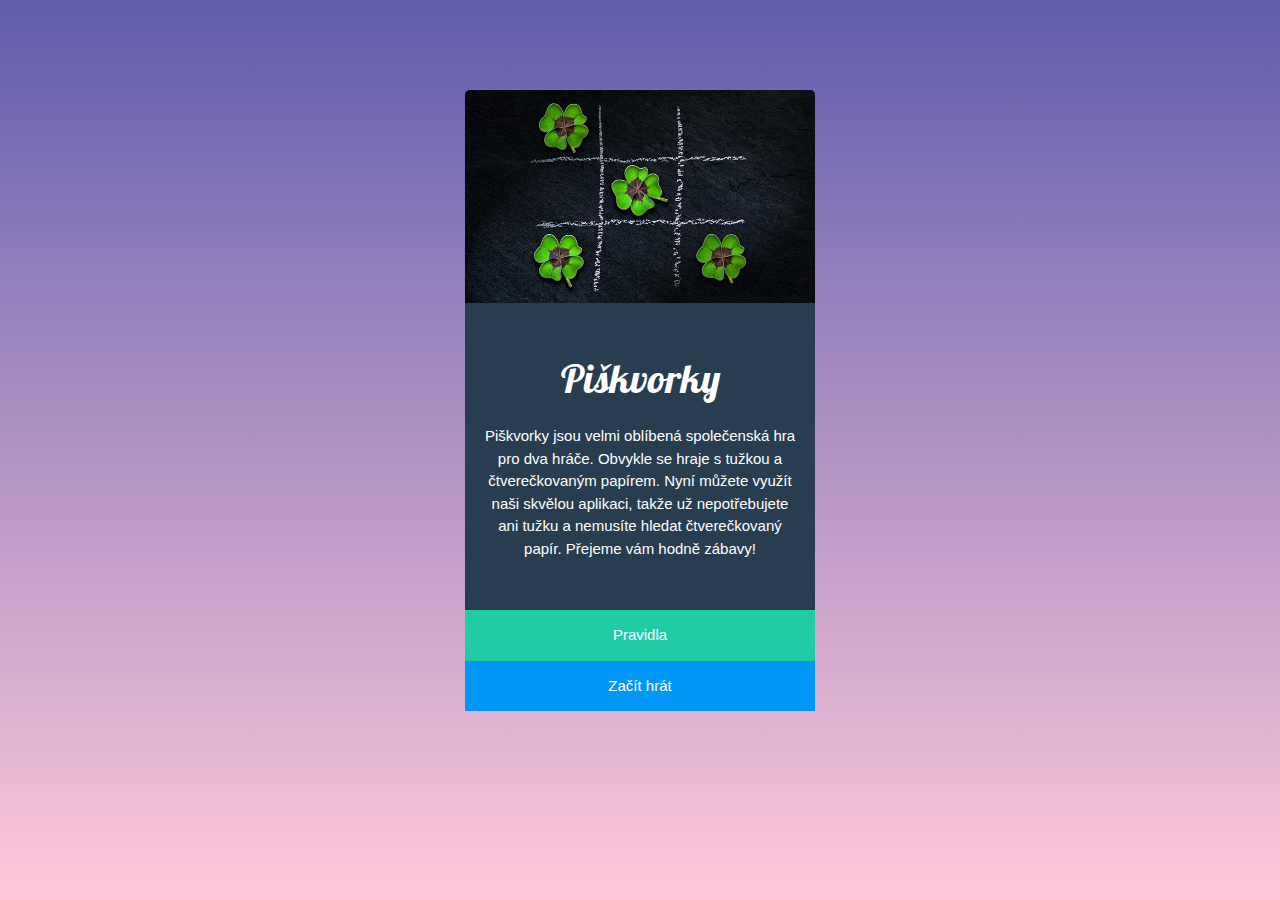
<file: index.html>
<!DOCTYPE html>
<html lang="cz">

<head>
    <meta charset="UTF-8" />
    <meta http-equiv="X-UA-Compatible" content="IE=edge" />
    <meta name="viewport" content="width=device-width, initial-scale=1.0" />
    <link rel="stylesheet" href="style.css" />
    <script src="index.js" type="module"></script>
    <link href="https://fonts.googleapis.com/css2?family=Lobster&display=swap" rel="stylesheet" />
    <title>Piškvorky</title>
</head>

<body>
    <div id="homepage" class="header text">
        <img src="img/uvodni.jpeg" alt="ctyrlistky" />
        <div class="homepage">
            <h1>Piškvorky</h1>
            <p>
                Piškvorky jsou velmi oblíbená společenská hra pro dva hráče. Obvykle
                se hraje s tužkou a čtverečkovaným papírem. Nyní můžete využít naši
                skvělou aplikaci, takže už nepotřebujete ani tužku a nemusíte hledat
                čtverečkovaný papír. Přejeme vám hodně zábavy!
            </p>
        </div>

        <a class="button rules" href="pravidla.html">Pravidla</a>
        <a class="button start" href="hra.html">Začít hrát</a>
    </div>

</body>

</html>
</file>
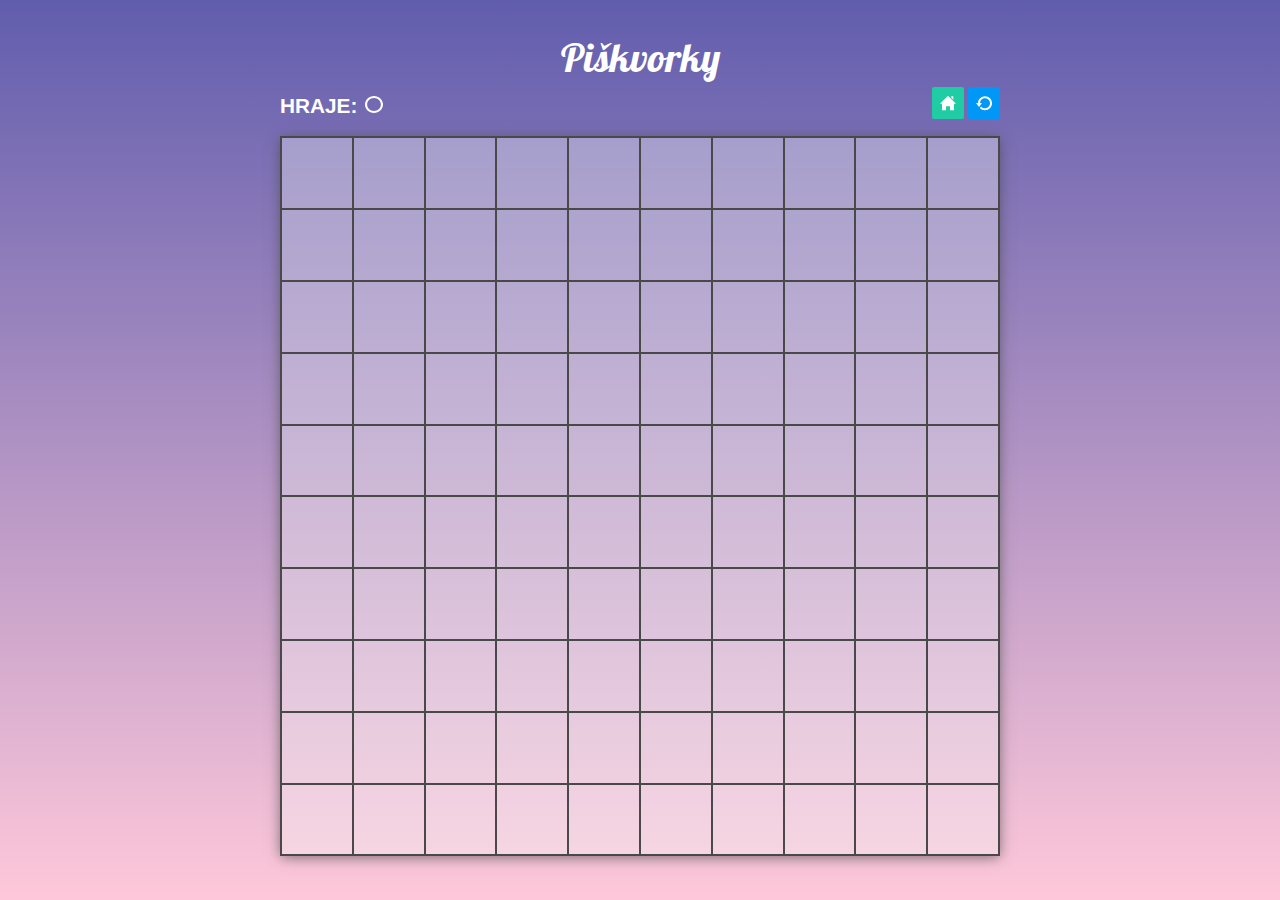
<file: hra.html>
<!DOCTYPE html>
<html lang="cs">

<head>
    <meta charset="UTF-8" />
    <meta http-equiv="X-UA-Compatible" content="IE=edge" />
    <meta name="viewport" content="width=device-width, initial-scale=1.0" />
    <link rel="stylesheet" href="style.css" />
    <script src="index.js" type="module"></script>
    <title>Hra</title>
        <link rel="stylesheet" href="style.css" />
        <link href="https://fonts.googleapis.com/css2?family=Lobster&display=swap" rel="stylesheet" />
</head>

<body>
    <div class="game">
      <h1>Piškvorky</h1>
      <div class="game-menu">
        <div class="game-menu__player">
          <span>HRAJE:</span
          ><img
            class="text-icon player-icon"
            src="img/circle.svg"
            alt="kolečko"
          />
        </div>
        <div class="game-menu__controls">
          <a href="index.html"
            ><img
              class="game-menu__button game-menu__button--home"
              src="img/home.svg"
              alt="ikonka domu"
          /></a>
          <a href="hra.html"
            ><img
              class="game-menu__button game-menu__button--restart"
              src="img/restart.svg"
              alt="ikonka restart"
          /></a>
        </div>
      </div>
        <div class="game__field">
            <button></button><button></button><button></button><button></button>
            <button></button><button></button><button></button><button></button>
            <button></button><button></button><button></button><button></button>
            <button></button><button></button><button></button><button></button>
            <button></button><button></button><button></button><button></button>
            <button></button><button></button><button></button><button></button>
            <button></button><button></button><button></button><button></button>
            <button></button><button></button><button></button><button></button>
            <button></button><button></button><button></button><button></button>
            <button></button><button></button><button></button><button></button>
            <button></button><button></button><button></button><button></button>
            <button></button><button></button><button></button><button></button>
            <button></button><button></button><button></button><button></button>
            <button></button><button></button><button></button><button></button>
            <button></button><button></button><button></button><button></button>
            <button></button><button></button><button></button><button></button>
            <button></button><button></button><button></button><button></button>
            <button></button><button></button><button></button><button></button>
            <button></button><button></button><button></button><button></button>
            <button></button><button></button><button></button><button></button>
            <button></button><button></button><button></button><button></button>
            <button></button><button></button><button></button><button></button>
            <button></button><button></button><button></button><button></button>
            <button></button><button></button><button></button><button></button>
            <button></button><button></button><button></button><button></button>
        </div>
    </div>
</body>

</html>
</file>
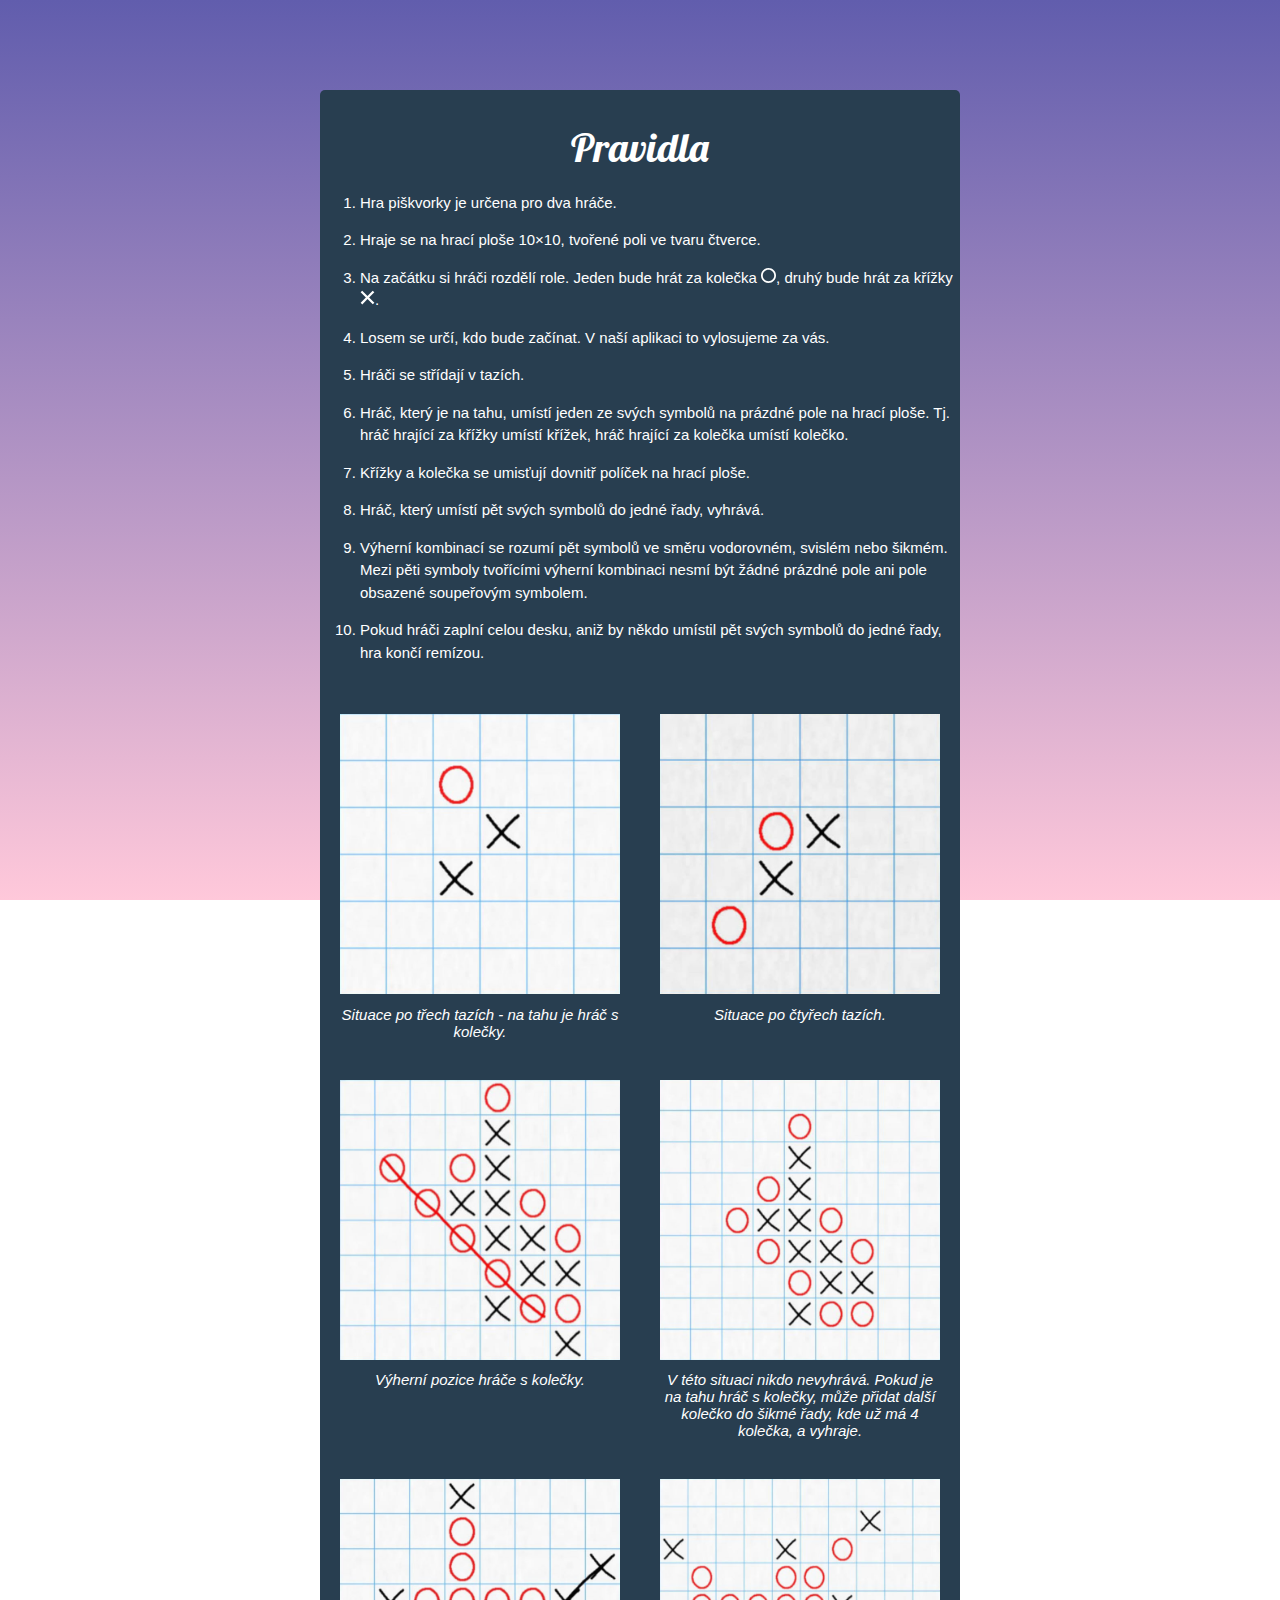
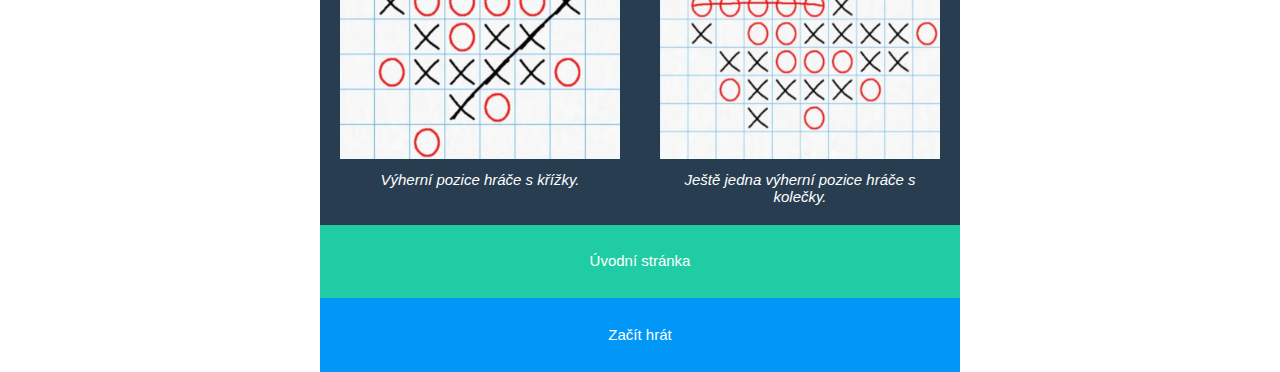
<file: pravidla.html>
<!DOCTYPE html>
<html lang="cz">

<head>
    <meta charset="UTF-8">
    <meta http-equiv="X-UA-Compatible" content="IE=edge">
    <meta name="viewport" content="width=device-width, initial-scale=1.0">
    <link rel="stylesheet" href="style.css">
    <script src="index.js" type="module"></script>
    <link href="https://fonts.googleapis.com/css2?family=Lobster&display=swap" rel="stylesheet" />
    <title>Pravidla</title>
</head>

<body>
    <div class="instruction text">
        <h1>Pravidla</h1>

        <ol>
            <li>Hra piškvorky je určena pro dva hráče.</li>
            <li>Hraje se na hrací ploše 10×10, tvořené poli ve tvaru čtverce.</li>
            <li>Na začátku si hráči rozdělí role. Jeden bude hrát za kolečka <img src="img/circle.svg" alt="kolecko">,
                druhý bude hrát za křížky <img src="img/cross.svg" alt="krizek">.</li>
            <li>Losem se určí, kdo bude začínat. V naší aplikaci to vylosujeme za vás.</li>
            <li>Hráči se střídají v tazích.</li>
            <li>Hráč, který je na tahu, umístí jeden ze svých symbolů na prázdné pole na hrací ploše. Tj. hráč
                hrající
                za křížky umístí křížek, hráč hrající za kolečka umístí kolečko.</li>
            <li>Křížky a kolečka se umisťují dovnitř políček na hrací ploše.</li>
            <li>Hráč, který umístí pět svých symbolů do jedné řady, vyhrává.</li>
            <li>Výherní kombinací se rozumí pět symbolů ve směru vodorovném, svislém nebo šikmém. Mezi pěti symboly
                tvořícími výherní
                kombinaci nesmí být žádné prázdné pole ani pole obsazené soupeřovým symbolem.
            </li>
            <li> Pokud hráči zaplní celou desku, aniž by někdo umístil pět svých symbolů do jedné řady, hra končí
                remízou.
            </li>
        </ol>

        <div class="exercise">
            <figure>
                <img src="img/instructions-01.jpeg" alt="instruction01">
                <figcaption>
                    Situace po třech tazích - na tahu je hráč s kolečky.
                </figcaption>
            </figure>
            <figure>
                <img src="img/instructions-02.jpeg" alt="instruction02">
                <figcaption>
                    Situace po čtyřech tazích.
                </figcaption>
            </figure>
            <figure>
                <img src="img/instructions-03.jpeg" alt="instruction03">
                <figcaption>
                    Výherní pozice hráče s kolečky.
                </figcaption>
            </figure>
            <figure>
                <img src="img/instructions-04.jpeg" alt="instruction04">
                <figcaption>
                    V této situaci nikdo nevyhrává. Pokud je na tahu hráč s kolečky, může přidat další kolečko
                    do šikmé
                    řady,
                    kde už má 4 kolečka, a vyhraje.
                </figcaption>
            </figure>
            <figure>
                <img src="img/instructions-05.jpeg" alt="instruction05">
                <figcaption>
                    Výherní pozice hráče s křížky.
                </figcaption>
            </figure>
            <figure>
                <img src="img/instructions-06.jpeg" alt="instruction06">
                <figcaption>
                    Ještě jedna výherní pozice hráče s kolečky.
                </figcaption>
            </figure>
        </div>
        <a class="button home" href="index.html">Úvodní stránka</a>
        <a class="button start" href="hra.html">Začít hrát</a>
    </div>


</body>

</html>
</file>
<file: style.css>
*,
::before,
::after {
  box-sizing: border-box;
}

body {
  text-align: center;
  background: linear-gradient(#615dad, #ffc8da);
  background-repeat: no-repeat;
  height: 100%;
  background-attachment: fixed;
  font-family: sans-serif;
  font-size: 15px;
  line-height: 1.5;
}

h1 {
  font-family: 'Lobster', sans-serif;
  font-size: 40px;
  font-weight: normal;
  margin-bottom: 0;
}

#homepage img {
  border-radius: 5px 5px 0 0;
  width: 100%;
}



.header,
.instruction {
  display: flex;
  flex-direction: column;
  position: absolute;
  min-width: 330px;
  left: 50%;
  top: 10%;
  transform: translate(-50%);
  color: #ffffff;
  background-color: #283e50;
  border-radius: 5px 5px 0 0;
}

.homepage {
  margin: 5% 0;
}

p {
  padding: 5% 5%;
  margin-top: 0;
}

.button {
  text-decoration: none;
  width: 100%;
  padding: 4%;
  color: #ffffff;
}

.rules,
.home {
  background-color: #1fcca4;
}

.rules:hover, 
.home:hover {
  background-color: #1cbb96;
}

.start {
  background-color: #0197f6;
}

.start:hover {
  background-color: #0090e9;
}

li {
 padding-bottom: 15px;
 text-align: left;
}

li img {
  filter: invert(100%);
  height: 1em;
  width: 1em;
}

figure {
  margin-bottom: 30px;
}

figcaption {
  font-style: italic;
  line-height: normal;
  padding-top: 5px;
}

.exercise img {
  width: 100%;
}

.text-icon {
  height: 1em;
  filter: invert(1);
}

.game {
  max-width: 80vmin;
   margin: 0 auto;
   color:#ffffff
}

.game-menu {
  display: flex;
  justify-content: space-between;
  align-items: center;
  margin-bottom: 0.7rem;
}

.game-menu__player span {
  margin-right: 0.5rem;
  font-weight: bold;
  font-size: 1.3rem;
}

.player-icon {
  font-size: 1.1rem;
}

.game-menu__button {
  height: 2rem;
  padding: 0.5rem;
  border-radius: 2px;
  cursor: pointer;
}

.game-menu__button--home {
  background-color: #1fcca4;
}

.game-menu__button--home:hover,
.game-menu__button--home:focus {
  background-color: #1cbb96;
}

.game-menu__button--restart {
  background-color: #0197f6;
}

.game-menu__button--restart:hover,
.game-menu__button--restart:focus {
  background-color: #0090e9;
}

.game__field {
  display: flex;
  flex-wrap: wrap;
  box-shadow: 0px 2px 13px -1px rgba(74, 74, 74, 0.75);
  border: 1px solid #494949;
}

.game__field button {
  width: calc(100% / 10);
  aspect-ratio: 1 / 1;
  background-color: rgba(246, 246, 246, 0.355);
  border: 1px solid #494949;
  cursor: pointer;
  background-size: 10%;
}


.game__field button:active {
  border: 2px solid #2e2e2e;
  border-radius: 5px;
  outline: 1px solid white;
  transition: all 0.1s ease;
}


button.game__field {
  background-size: 60%;
  background-position: center;
  background-repeat: no-repeat;
  transition: background-size 0.15s ease;
}

.game__field button:hover,
.game__fiels button:focus {
  background-color: white;
  opacity: 0.6;
}

.game__field--circle {
  background-image: url('img/circle.svg');
}

.game__field--cross {
  background-image: url('img/cross.svg');
}

@media (min-width: 800px) {

#homepage {
  max-width: 350px;
}

.text,
.instruction {
max-width: 800px;
}


.exercise, 
.instruction {
display: flex;
flex-wrap: wrap;
}

figure {
margin: 20px;
flex-basis: calc((50% - 40px));
}
}
</file>
